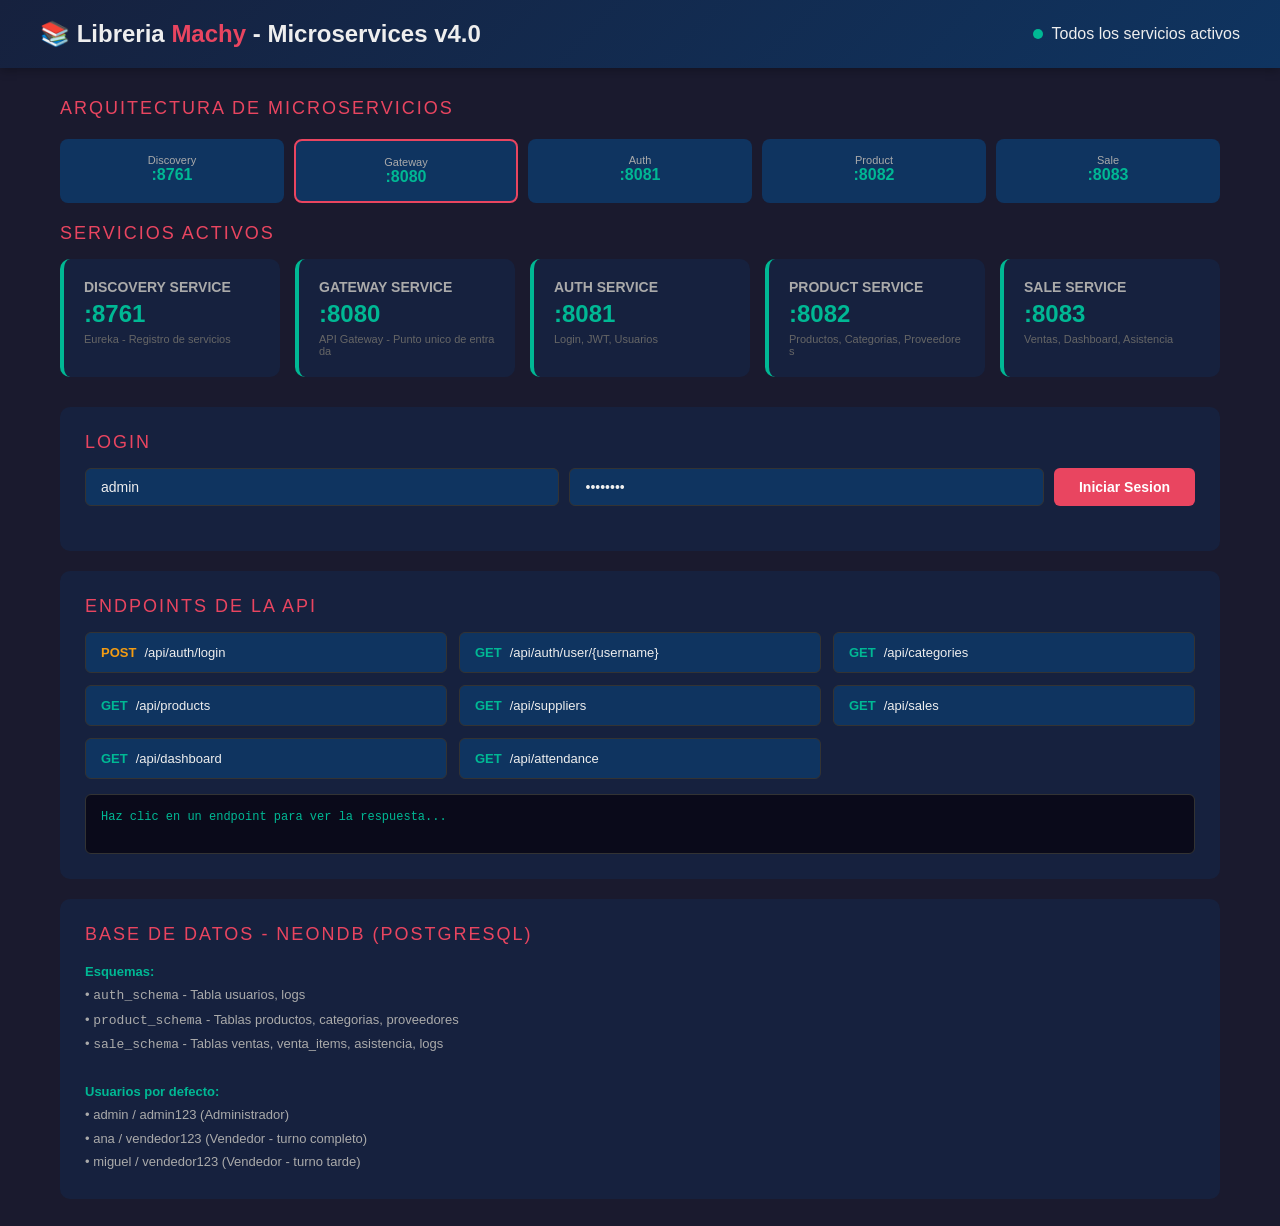
<file: dashboard.html>
<!DOCTYPE html>
<html lang="es">
<head>
    <meta charset="UTF-8">
    <meta name="viewport" content="width=device-width, initial-scale=1.0">
    <title>Libreria Machy - Microservices Dashboard</title>
    <style>
        * { margin: 0; padding: 0; box-sizing: border-box; }
        body { font-family: 'Segoe UI', Tahoma, sans-serif; background: #1a1a2e; color: #eee; min-height: 100vh; }
        .header { background: linear-gradient(135deg, #16213e, #0f3460); padding: 20px 40px; display: flex; align-items: center; justify-content: space-between; box-shadow: 0 2px 10px rgba(0,0,0,0.3); }
        .header h1 { font-size: 24px; } .header h1 span { color: #e94560; }
        .header .status { display: flex; gap: 8px; align-items: center; } .dot { width: 10px; height: 10px; border-radius: 50%; background: #00b894; animation: pulse 2s infinite; } @keyframes pulse { 0%,100% { opacity: 1; } 50% { opacity: 0.4; } }
        .container { max-width: 1200px; margin: 30px auto; padding: 0 20px; }
        .section-title { font-size: 18px; margin-bottom: 15px; color: #e94560; text-transform: uppercase; letter-spacing: 2px; }
        .services-grid { display: grid; grid-template-columns: repeat(auto-fit, minmax(200px, 1fr)); gap: 15px; margin-bottom: 30px; }
        .service-card { background: #16213e; border-radius: 10px; padding: 20px; border-left: 4px solid #00b894; transition: transform 0.2s; }
        .service-card:hover { transform: translateY(-3px); }
        .service-card h3 { font-size: 14px; color: #aaa; margin-bottom: 5px; }
        .service-card .port { font-size: 24px; font-weight: bold; color: #00b894; }
        .service-card .url { font-size: 11px; color: #666; margin-top: 5px; word-break: break-all; }
        .panel { background: #16213e; border-radius: 10px; padding: 25px; margin-bottom: 20px; }
        .login-form { display: flex; gap: 10px; flex-wrap: wrap; margin-bottom: 20px; }
        .login-form input { background: #0f3460; border: 1px solid #333; color: #eee; padding: 10px 15px; border-radius: 6px; font-size: 14px; flex: 1; min-width: 150px; }
        .login-form button { background: #e94560; color: white; border: none; padding: 10px 25px; border-radius: 6px; cursor: pointer; font-size: 14px; font-weight: bold; }
        .login-form button:hover { background: #c0392b; }
        .token-box { background: #0f3460; border-radius: 6px; padding: 12px; font-family: monospace; font-size: 12px; word-break: break-all; color: #00b894; margin-bottom: 20px; display: none; }
        .endpoint-grid { display: grid; grid-template-columns: repeat(auto-fit, minmax(280px, 1fr)); gap: 12px; }
        .endpoint-btn { background: #0f3460; border: 1px solid #333; color: #eee; padding: 12px 15px; border-radius: 6px; cursor: pointer; text-align: left; font-size: 13px; transition: border-color 0.2s; }
        .endpoint-btn:hover { border-color: #e94560; }
        .endpoint-btn .method { color: #00b894; font-weight: bold; margin-right: 8px; }
        .endpoint-btn .method.post { color: #f39c12; }
        .result-box { background: #0a0a1a; border: 1px solid #333; border-radius: 6px; padding: 15px; margin-top: 15px; font-family: monospace; font-size: 12px; max-height: 400px; overflow-y: auto; white-space: pre-wrap; word-break: break-word; color: #00b894; min-height: 60px; }
        .arch-box { display: grid; grid-template-columns: repeat(5, 1fr); gap: 10px; text-align: center; margin: 20px 0; }
        .arch-box .node { background: #0f3460; border-radius: 8px; padding: 15px 5px; }
        .arch-box .node .name { font-size: 11px; color: #aaa; }
        .arch-box .node .port { font-size: 16px; font-weight: bold; color: #00b894; }
        .arch-box .node.gateway { border: 2px solid #e94560; }
        .arrow { display: flex; align-items: center; justify-content: center; color: #e94560; font-size: 20px; }
        .loading { color: #f39c12; }
    </style>
</head>
<body>
    <div class="header">
        <h1>&#128218; Libreria <span>Machy</span> - Microservices v4.0</h1>
        <div class="status"><div class="dot"></div> Todos los servicios activos</div>
    </div>

    <div class="container">
        <div class="section-title">Arquitectura de Microservicios</div>
        <div class="arch-box">
            <div class="node"><div class="name">Discovery</div><div class="port">:8761</div></div>
            <div class="node gateway"><div class="name">Gateway</div><div class="port">:8080</div></div>
            <div class="node"><div class="name">Auth</div><div class="port">:8081</div></div>
            <div class="node"><div class="name">Product</div><div class="port">:8082</div></div>
            <div class="node"><div class="name">Sale</div><div class="port">:8083</div></div>
        </div>

        <div class="section-title">Servicios Activos</div>
        <div class="services-grid">
            <div class="service-card"><h3>DISCOVERY SERVICE</h3><div class="port">:8761</div><div class="url">Eureka - Registro de servicios</div></div>
            <div class="service-card"><h3>GATEWAY SERVICE</h3><div class="port">:8080</div><div class="url">API Gateway - Punto unico de entrada</div></div>
            <div class="service-card"><h3>AUTH SERVICE</h3><div class="port">:8081</div><div class="url">Login, JWT, Usuarios</div></div>
            <div class="service-card"><h3>PRODUCT SERVICE</h3><div class="port">:8082</div><div class="url">Productos, Categorias, Proveedores</div></div>
            <div class="service-card"><h3>SALE SERVICE</h3><div class="port">:8083</div><div class="url">Ventas, Dashboard, Asistencia</div></div>
        </div>

        <div class="panel">
            <div class="section-title">Login</div>
            <div class="login-form">
                <input type="text" id="username" placeholder="Username" value="admin">
                <input type="password" id="password" placeholder="Password" value="admin123">
                <button onclick="doLogin()">Iniciar Sesion</button>
            </div>
            <div class="token-box" id="tokenBox"></div>
        </div>

        <div class="panel">
            <div class="section-title">Endpoints de la API</div>
            <div class="endpoint-grid">
                <button class="endpoint-btn" onclick="callAPI('POST', '/api/auth/login', {username:'admin',password:'admin123'})"><span class="method post">POST</span>/api/auth/login</button>
                <button class="endpoint-btn" onclick="callAPI('GET', '/api/auth/user/admin')"><span class="method">GET</span>/api/auth/user/{username}</button>
                <button class="endpoint-btn" onclick="callAPI('GET', '/api/categories')"><span class="method">GET</span>/api/categories</button>
                <button class="endpoint-btn" onclick="callAPI('GET', '/api/products')"><span class="method">GET</span>/api/products</button>
                <button class="endpoint-btn" onclick="callAPI('GET', '/api/suppliers')"><span class="method">GET</span>/api/suppliers</button>
                <button class="endpoint-btn" onclick="callAPI('GET', '/api/sales')"><span class="method">GET</span>/api/sales</button>
                <button class="endpoint-btn" onclick="callAPI('GET', '/api/dashboard')"><span class="method">GET</span>/api/dashboard</button>
                <button class="endpoint-btn" onclick="callAPI('GET', '/api/attendance')"><span class="method">GET</span>/api/attendance</button>
            </div>
            <div class="result-box" id="resultBox">Haz clic en un endpoint para ver la respuesta...</div>
        </div>

        <div class="panel">
            <div class="section-title">Base de Datos - NeonDB (PostgreSQL)</div>
            <div style="color: #aaa; font-size: 13px; line-height: 1.8;">
                <strong style="color: #00b894;">Esquemas:</strong><br>
                &bull; <code>auth_schema</code> - Tabla usuarios, logs<br>
                &bull; <code>product_schema</code> - Tablas productos, categorias, proveedores<br>
                &bull; <code>sale_schema</code> - Tablas ventas, venta_items, asistencia, logs<br><br>
                <strong style="color: #00b894;">Usuarios por defecto:</strong><br>
                &bull; admin / admin123 (Administrador)<br>
                &bull; ana / vendedor123 (Vendedor - turno completo)<br>
                &bull; miguel / vendedor123 (Vendedor - turno tarde)
            </div>
        </div>
    </div>

    <script>
        const BASE = 'http://localhost:8080';
        let currentToken = '';

        async function doLogin() {
            const u = document.getElementById('username').value;
            const p = document.getElementById('password').value;
            await callAPI('POST', '/api/auth/login', {username: u, password: p});
        }

        async function callAPI(method, path, body) {
            const box = document.getElementById('resultBox');
            box.innerHTML = '<span class="loading">Consultando ' + method + ' ' + path + '...</span>';
            try {
                const opts = { method, headers: {'Content-Type': 'application/json'} };
                if (currentToken) opts.headers['Authorization'] = 'Bearer ' + currentToken;
                if (body) opts.body = JSON.stringify(body);
                const resp = await fetch(BASE + path, opts);
                const data = await resp.json();
                if (path === '/api/auth/login' && data.data && data.data.token) {
                    currentToken = data.data.token;
                    const tokenBox = document.getElementById('tokenBox');
                    tokenBox.style.display = 'block';
                    tokenBox.innerHTML = 'JWT Token: ' + currentToken.substring(0, 80) + '...';
                }
                box.textContent = JSON.stringify(data, null, 2);
            } catch(e) {
                box.textContent = 'Error: ' + e.message + '\n\nVerifica que el Gateway este corriendo en ' + BASE;
            }
        }
    </script>
</body>
</html>
</file>
